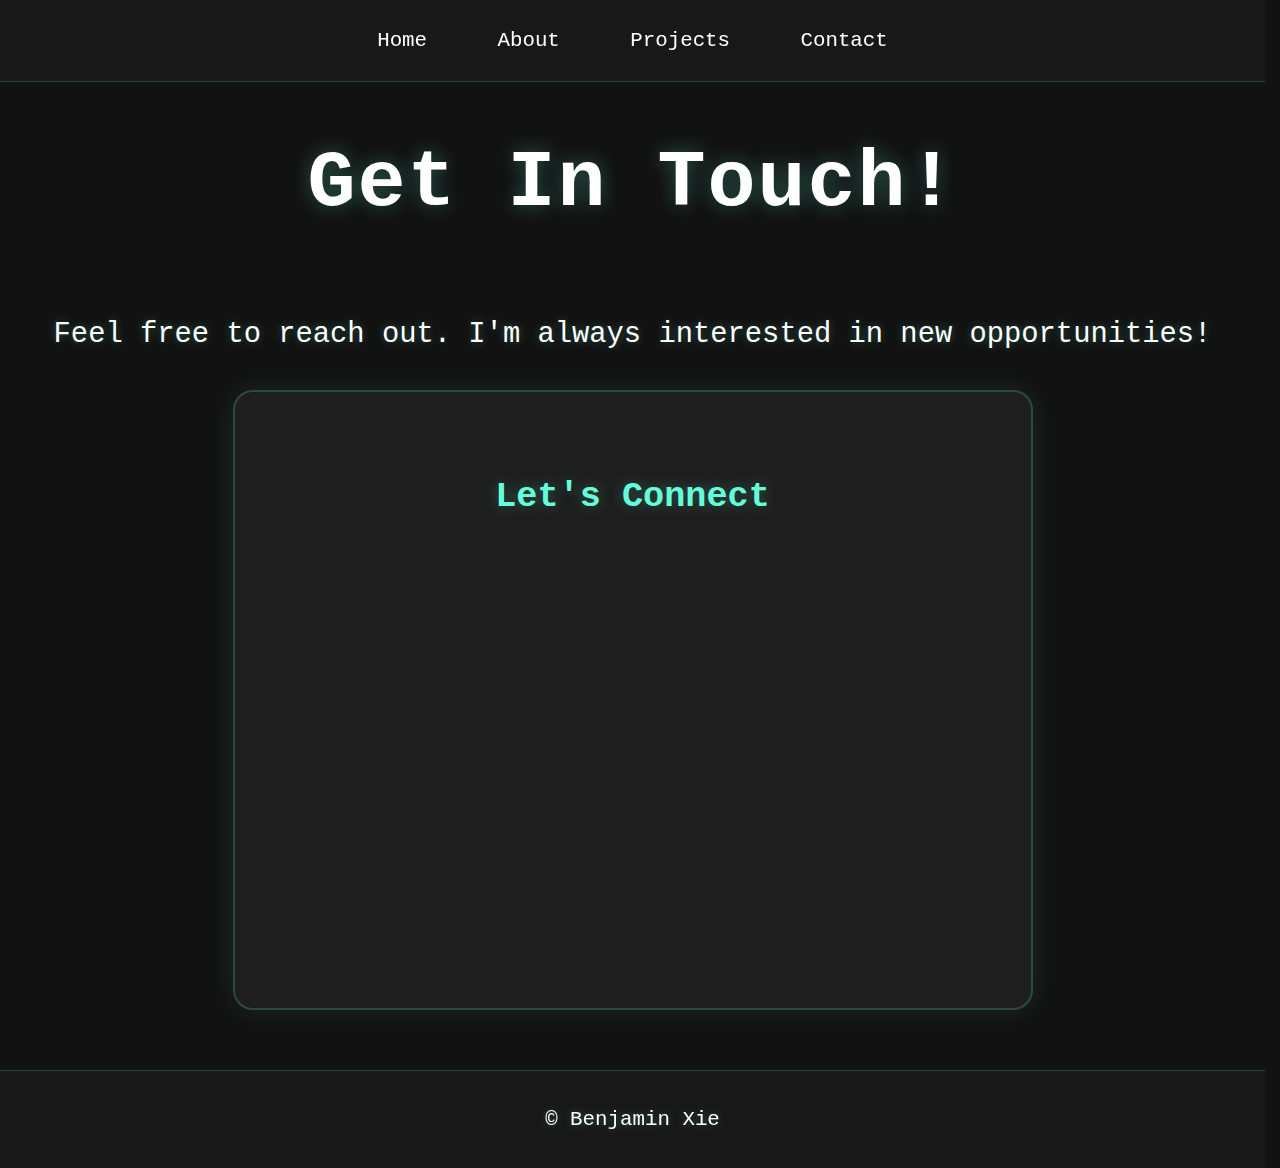
<file: contact.html>
<!DOCTYPE html>
<head>
    <meta charset="UTF-8">
    <meta name="viewport" content="width=device-width, initial-scale=1.0">
    <title>Benjamin Xie</title>
        <link rel="shortcut icon" type="image/x-icon" href="images/terminal_r.png" />

    <link rel="stylesheet" href="combined.css">
</head>
<!-- Google tag (gtag.js) -->
<script async src="https://www.googletagmanager.com/gtag/js?id=G-MR9LMN9MLL"></script>
<script>
  window.dataLayer = window.dataLayer || [];
  function gtag(){dataLayer.push(arguments);}
  gtag('js', new Date());

  gtag('config', 'G-MR9LMN9MLL');
</script>
<body>
<nav class="nav-bar">
  <button class="hamburger" aria-label="Toggle menu">
    <span></span>
    <span></span>
    <span></span>
  </button>

  <ul class="nav-links">
    <li><a href="home.html">Home</a></li>
    <li><a href="about.html">About</a></li>
    <li><a href="projects.html">Projects</a></li>
    <li><a href="contact.html">Contact</a></li>
  </ul>
</nav>
</body>
<div class="content">
    <h1 class="page-title">Get In Touch!</h1>
    <p class="intro-text"> Feel free to reach out. I'm always interested in new opportunities!</p>
    <div class="contact-container">
        <div class="contact-info">
            <h2>Let's Connect</h2>
            <div class="info-item">
                <span class="icon">✉</span>
                <a href="mailto:bxie2015@gmail.com">bxie2015@gmail.com</a>
            </div>
            <div class="info-item">
                    <span class="icon">
                        <img src="images/LI-In-Bug.png" alt="LinkedIn" class="icon">
                    </span>
                <a href="https://www.linkedin.com/in/benjamin-xie-997a48249/" target="_blank">Benjamin Xie</a>
            </div>
            <div class="info-item">
                    <span class="icon">
                        <img src="images/github-mark-white.svg" alt="GitHub" class="icon">
                    </span>
                <a href="https://github.com/benjaminxie1" target="_blank">benjaminxie1</a>
            </div>
        </div>

    </div>
</div>
<!-- Footer -->
    <footer>
        <p>© Benjamin Xie</p>
    </footer>
<script>
const hamburger = document.querySelector('.hamburger');
const navLinks = document.querySelector('.nav-links');

hamburger.addEventListener('click', () => {
  hamburger.classList.toggle('active');
  navLinks.classList.toggle('active');
});

// Close menu when clicking a link
document.querySelectorAll('.nav-links a').forEach(link => {
  link.addEventListener('click', () => {
    hamburger.classList.remove('active');
    navLinks.classList.remove('active');
  });
});
</script>
</file>
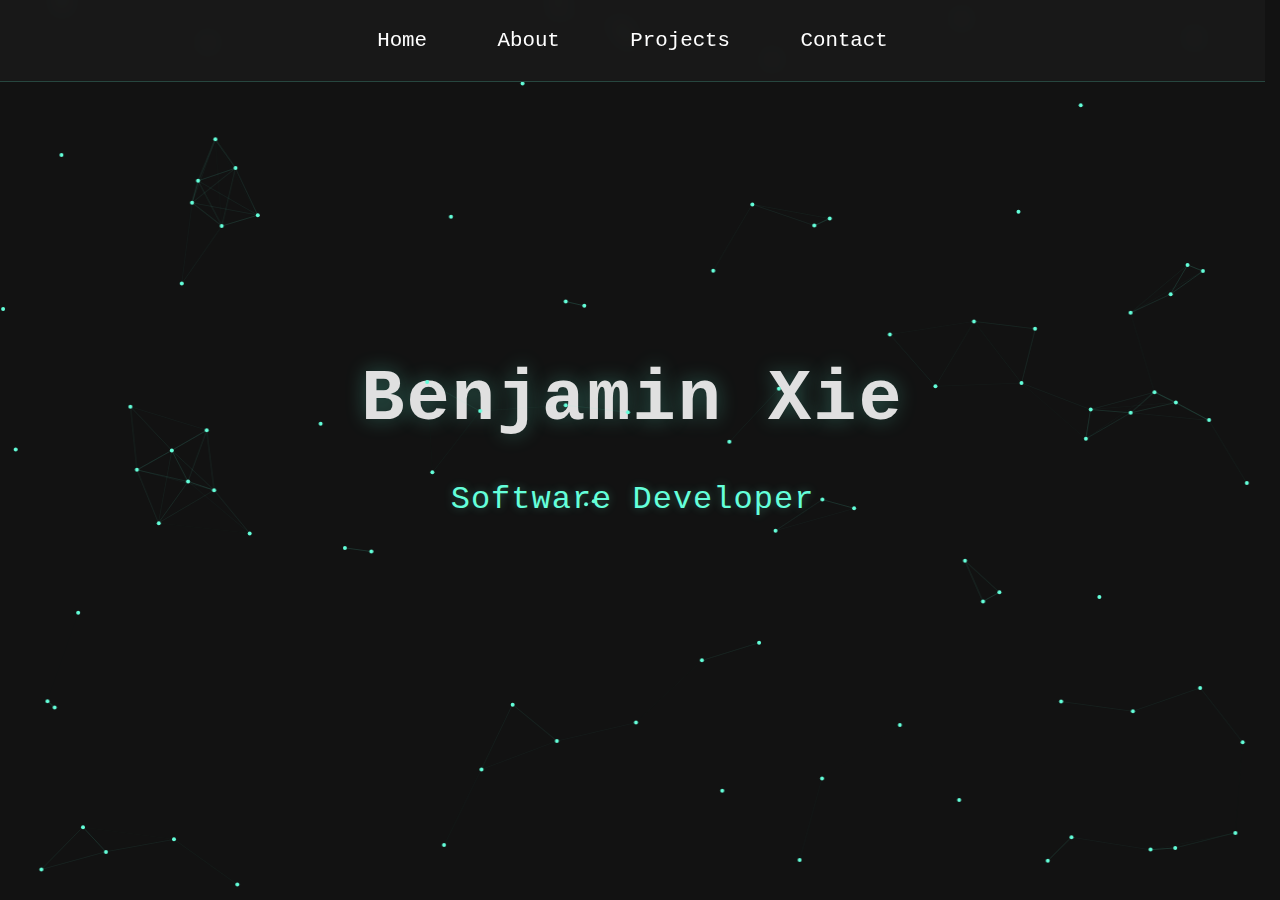
<file: home.html>
<!DOCTYPE html>
<html lang="en">
<head>
  <meta charset="UTF-8">
  <meta name="viewport" content="width=device-width, initial-scale=1.0">
  <title>Benjamin Xie</title>
    <link rel="shortcut icon" type="image/x-icon" href="images/terminal_r.png" />

  <link rel="stylesheet" href="combined.css">
</head>
<!-- Google tag (gtag.js) -->
<script async src="https://www.googletagmanager.com/gtag/js?id=G-MR9LMN9MLL"></script>
<script>
  window.dataLayer = window.dataLayer || [];
  function gtag(){dataLayer.push(arguments);}
  gtag('js', new Date());

  gtag('config', 'G-MR9LMN9MLL');
</script>
<body>
  <canvas id="networkCanvas"></canvas>
  <div class="main-content">
    <nav class="nav-bar">
  <button class="hamburger" aria-label="Toggle menu">
    <span></span>
    <span></span>
    <span></span>
  </button>

  <ul class="nav-links">
    <li><a href="home.html">Home</a></li>
    <li><a href="about.html">About</a></li>
    <li><a href="projects.html">Projects</a></li>
    <li><a href="contact.html">Contact</a></li>
  </ul>
</nav>

    <header>
      <h1>Benjamin Xie</h1>
      <p class="subtitle">Software Developer</p>
    </header>
  </div>

  <script>
    const canvas = document.getElementById('networkCanvas');
    const ctx = canvas.getContext('2d');

    // Set canvas size
    function resizeCanvas() {
        canvas.width = window.innerWidth;
        canvas.height = window.innerHeight;
    }

    resizeCanvas();
    window.addEventListener('resize', resizeCanvas);

    // Particle class
    class Particle {
        constructor() {
            this.x = Math.random() * canvas.width;
            this.y = Math.random() * canvas.height;
            this.vx = (Math.random() - 0.5) * 0.5;
            this.vy = (Math.random() - 0.5) * 0.5;
            this.radius = 2;
        }

        update() {
            this.x += this.vx;
            this.y += this.vy;

            if (this.x < 0 || this.x > canvas.width) this.vx = -this.vx;
            if (this.y < 0 || this.y > canvas.height) this.vy = -this.vy;
        }

        draw() {
            ctx.beginPath();
            ctx.arc(this.x, this.y, this.radius, 0, Math.PI * 2);
            ctx.fillStyle = '#64ffda';
            ctx.fill();
        }
    }

    // Create particles
    const particles = [];
    const particleCount = 100;

    for (let i = 0; i < particleCount; i++) {
        particles.push(new Particle());
    }

    // Mouse interaction
    let mouse = {
        x: null,
        y: null,
        radius: 100
    };

    canvas.addEventListener('mousemove', function(event) {
        mouse.x = event.x;
        mouse.y = event.y;
    });

    // Animation loop
    function animate() {
        ctx.clearRect(0, 0, canvas.width, canvas.height);

        // Update and draw particles
        for (let i = 0; i < particles.length; i++) {
            particles[i].update();
            particles[i].draw();

            // Connect particles
            for (let j = i; j < particles.length; j++) {
                const dx = particles[i].x - particles[j].x;
                const dy = particles[i].y - particles[j].y;
                const distance = Math.sqrt(dx * dx + dy * dy);

                if (distance < 100) {
                    ctx.beginPath();
                    ctx.strokeStyle = `rgba(100, 255, 218, ${0.2 * (1 - distance/100)})`;
                    ctx.lineWidth = 1;
                    ctx.moveTo(particles[i].x, particles[i].y);
                    ctx.lineTo(particles[j].x, particles[j].y);
                    ctx.stroke();
                }
            }

            // Mouse interaction
            if (mouse.x) {
                const dx = mouse.x - particles[i].x;
                const dy = mouse.y - particles[i].y;
                const distance = Math.sqrt(dx * dx + dy * dy);

                if (distance < mouse.radius) {
                    const angle = Math.atan2(dy, dx);
                    particles[i].x -= Math.cos(angle) * 1;
                    particles[i].y -= Math.sin(angle) * 1;
                }
            }
        }

        requestAnimationFrame(animate);
    }

    animate();
  </script>
<script>
const hamburger = document.querySelector('.hamburger');
const navLinks = document.querySelector('.nav-links');

hamburger.addEventListener('click', () => {
  hamburger.classList.toggle('active');
  navLinks.classList.toggle('active');
});

// Close menu when clicking a link
document.querySelectorAll('.nav-links a').forEach(link => {
  link.addEventListener('click', () => {
    hamburger.classList.remove('active');
    navLinks.classList.remove('active');
  });
});
</script>
</body>
</html>
</file>
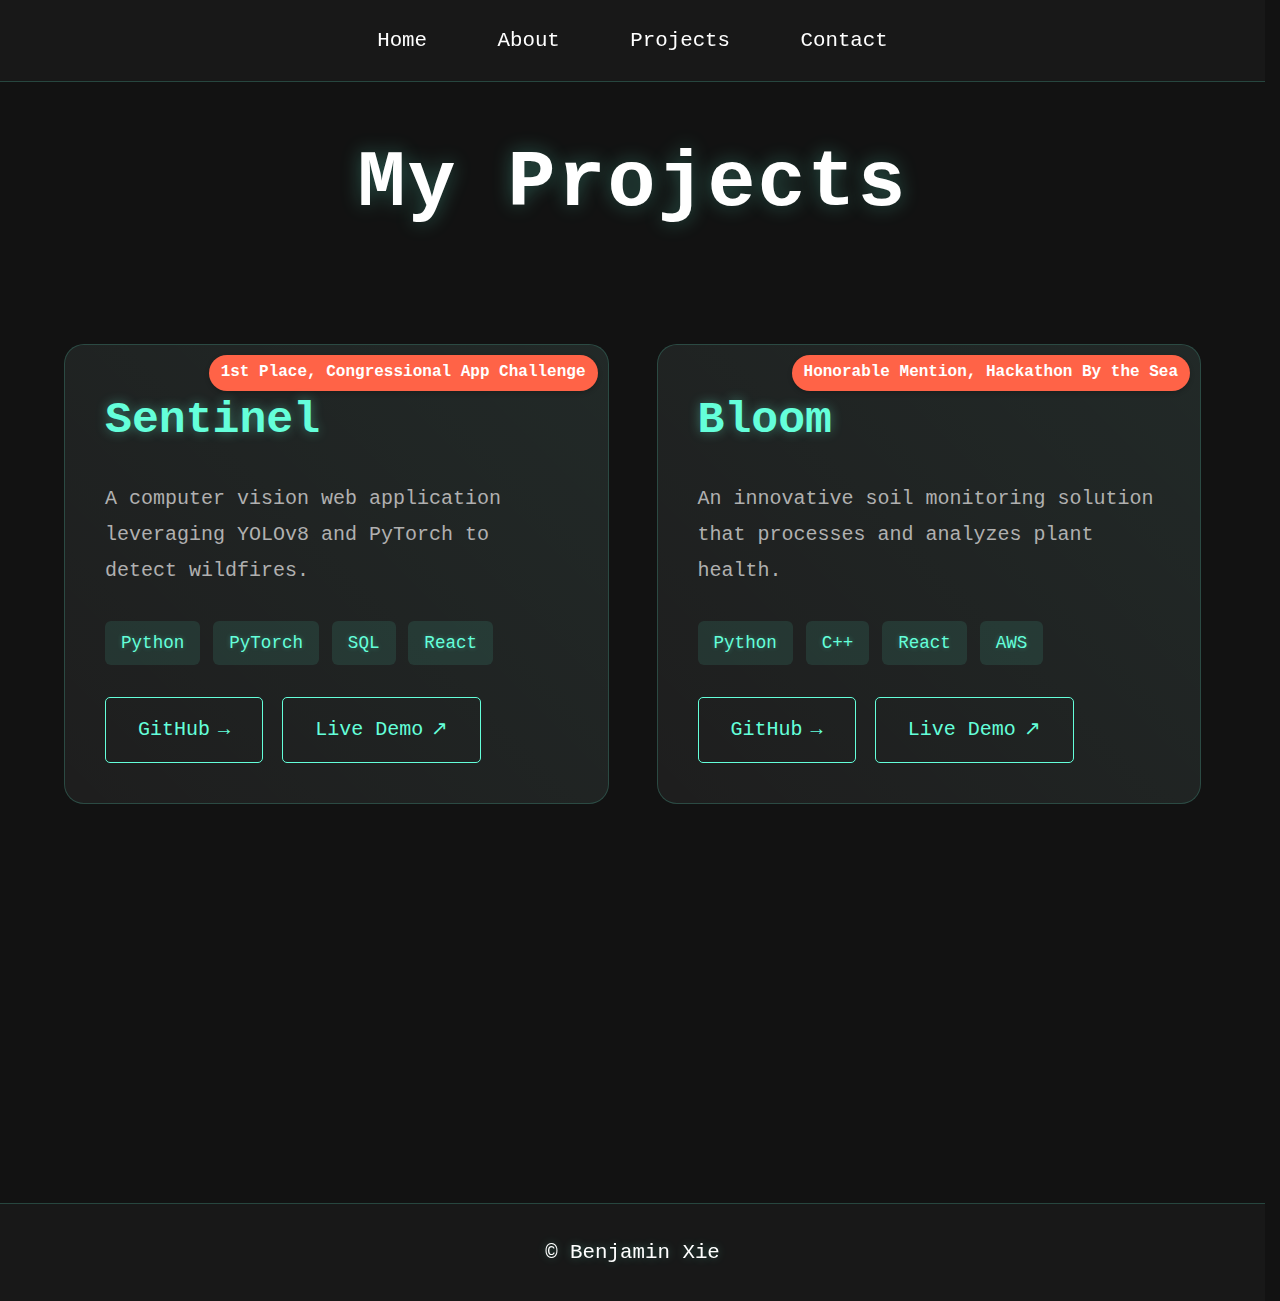
<file: projects.html>
<!DOCTYPE html>
<html lang="en">
<head>
    <meta charset="UTF-8">
    <meta name="viewport" content="width=device-width, initial-scale=1.0">
    <title>Benjamin Xie</title>
    <link rel="shortcut icon" type="image/x-icon" href="images/terminal_r.png" />
    <link rel="stylesheet" href="combined.css">
</head>
<!-- Google tag (gtag.js) -->
<script async src="https://www.googletagmanager.com/gtag/js?id=G-MR9LMN9MLL"></script>
<script>
  window.dataLayer = window.dataLayer || [];
  function gtag(){dataLayer.push(arguments);}
  gtag('js', new Date());

  gtag('config', 'G-MR9LMN9MLL');
</script>
<body>
    <nav class="nav-bar">
  <button class="hamburger" aria-label="Toggle menu">
    <span></span>
    <span></span>
    <span></span>
  </button>

  <ul class="nav-links">
    <li><a href="home.html">Home</a></li>
    <li><a href="about.html">About</a></li>
    <li><a href="projects.html">Projects</a></li>
    <li><a href="contact.html">Contact</a></li>
  </ul>
</nav>

    <div class="content">
        <h1 class="page-title">My Projects</h1>
        <div class="projects-grid">
            <div class="project-card">
                <div class="award-ribbon">1st Place, Congressional App Challenge</div>
                <div class="project-content">
                    <h2>Sentinel</h2>
                    <p class="project-description">A computer vision web application leveraging YOLOv8 and PyTorch to detect wildfires.</p>
                    <div class="tech-stack">
                        <span class="tech-tag">Python</span>
                        <span class="tech-tag">PyTorch</span>
                        <span class="tech-tag">SQL</span>
                        <span class="tech-tag">React</span>
                    </div>
                    <div class="project-links">
                        <a href="missing.html" class="btn github">GitHub <span class="icon">→</span></a>
                        <a href="missing.html" class="btn demo">Live Demo <span class="icon">↗</span></a>
                    </div>
                </div>
            </div>

            <div class="project-card">
                <div class="award-ribbon">Honorable Mention, Hackathon By the Sea</div>
                <div class="project-content">
                    <h2>Bloom</h2>
                    <p class="project-description">An innovative soil monitoring solution that processes and analyzes plant health.</p>
                    <div class="tech-stack">
                        <span class="tech-tag">Python</span>
                        <span class="tech-tag">C++</span>
                        <span class="tech-tag">React</span>
                        <span class="tech-tag">AWS</span>
                    </div>
                    <div class="project-links">
                        <a href="missing.html" class="btn github">GitHub <span class="icon">→</span></a>
                        <a href="missing.html" class="btn demo">Live Demo <span class="icon">↗</span></a>
                    </div>
                </div>
            </div>
        </div>

        <!-- Press Section -->
        <section class="press-section">
            <h2>In the Press</h2>
            <ul class="press-links">
                <li><a href="missing.html">Congressional App Challenge Feature</a></li>
            </ul>
        </section>
    </div>

    <!-- Footer -->
    <footer>
        <p>© Benjamin Xie</p>
    </footer>

</body>
</html>
<script>
const hamburger = document.querySelector('.hamburger');
const navLinks = document.querySelector('.nav-links');

hamburger.addEventListener('click', () => {
  hamburger.classList.toggle('active');
  navLinks.classList.toggle('active');
});

// Close menu when clicking a link
document.querySelectorAll('.nav-links a').forEach(link => {
  link.addEventListener('click', () => {
    hamburger.classList.remove('active');
    navLinks.classList.remove('active');
  });
});
</script>
</file>
<file: combined.css>
@charset "UTF-8";
/* Base styles */
body {
  margin: 0;
  padding: 0;
  background-color: #121212;
  color: #e0e0e0;
  font-family: "Courier New", sans-serif;
  font-size: 20px;
  min-height: 100vh;
  overflow-y: scroll;
  line-height: 1.6;
}

html {
  scrollbar-gutter: stable;
}

#networkCanvas {
  position: fixed;
  top: 0;
  left: 0;
  width: 100%;
  height: 100%;
  z-index: 1;
}

.content {
  position: relative;
  z-index: 2;
  max-width: 1400px;
  margin: 120px auto 60px;
  padding: 0 2rem;
}

/* Navigation Bar */
nav {
  position: fixed;
  top: 0;
  left: 0;
  right: 0;
  background-color: rgba(26, 26, 26, 0.85);
  padding: 1.5rem 0;
  z-index: 1000;
  backdrop-filter: blur(8px);
  border-bottom: 1px solid rgba(100, 255, 218, 0.2);
}

nav ul {
  display: flex;
  justify-content: center;
  gap: 2rem;
  list-style: none;
  margin: 0;
  padding: 0;
  width: 100%;
}

nav a {
  color: #ffffff;
  text-decoration: none;
  font-size: 1.3rem;
  transition: all 0.3s ease;
  padding: 0.6rem 1.2rem;
  border-radius: 6px;
}

nav a:hover {
  color: #64ffda;
  background-color: rgba(100, 255, 218, 0.1);
}

.hamburger {
  display: none;
  flex-direction: column;
  justify-content: space-around;
  width: 2rem;
  height: 2rem;
  background: transparent;
  border: none;
  cursor: pointer;
  padding: 0;
  z-index: 10;
}

.hamburger span {
  width: 2rem;
  height: 0.25rem;
  background: #ffffff;
  border-radius: 10px;
  transition: all 0.3s linear;
  position: relative;
  transform-origin: 1px;
}

@media (max-width: 768px) {
  .hamburger {
    display: flex;
    position: absolute;
    top: 1rem;
    left: 1rem;
  }
  nav ul {
    flex-direction: column;
    position: fixed;
    top: 0;
    left: 0;
    height: 100vh;
    width: 100%;
    background: rgba(26, 26, 26, 0.98);
    padding-top: 4rem;
    transform: translateX(-100%);
    transition: transform 0.3s ease-in-out;
  }
  nav ul.active {
    transform: translateX(0);
  }
  nav ul li {
    margin: 1rem 0;
  }
  .hamburger.active span:first-child {
    transform: rotate(45deg);
  }
  .hamburger.active span:nth-child(2) {
    opacity: 0;
  }
  .hamburger.active span:nth-child(3) {
    transform: rotate(-45deg);
  }
}
h1 {
  font-size: 4.5rem;
  margin: 0;
  animation: slideUp 1s ease-out;
  text-shadow: 0 0 20px rgba(100, 255, 218, 0.3);
  letter-spacing: 2px;
}

header {
  height: 100vh;
  display: flex;
  flex-direction: column;
  justify-content: center;
  align-items: center;
  text-align: center;
}

.subtitle {
  font-size: 2rem;
  color: #64ffda;
  margin-top: 1rem;
  animation: slideUp 1s ease-out;
  text-shadow: 0 0 10px rgba(100, 255, 218, 0.3);
  letter-spacing: 1px;
}

/* Typing Animation */
.typing-container {
  display: flex;
  justify-content: center;
  align-items: center;
  min-height: 3rem;
  margin: 2rem 0;
}

.typing-wrapper {
  font-size: 2rem;
  text-align: center;
  color: #64ffda;
  text-shadow: 0 0 10px rgba(100, 255, 218, 0.3);
  display: flex;
  gap: 16px;
}

.static-text {
  color: white;
}

.placeholder {
  color: #64ffda;
  font-weight: bold;
  text-shadow: 0 0 15px rgba(100, 255, 218, 0.4);
  letter-spacing: 0.5px;
}
.placeholder::before {
  content: "​";
  content: "​"/"machine learning.";
  alt: "machine learning.";
  white-space: break-spaces;
  will-change: content;
  animation: typed-0 26.2s linear 1s infinite forwards;
}
.placeholder::after {
  content: "​";
  position: relative;
  display: inline-block;
  padding-right: 4px;
  border-right: 4px solid #64ffda;
  white-space: nowrap;
  animation: typed-0-caret 0.75s linear 1s infinite forwards;
}
@keyframes typed-0 {
  0%, 0.3806793893% {
    content: "​m";
    content: "​m"/"machine learning.";
    alt: "machine learning.";
    text-decoration: none;
    text-decoration: none;
    text-decoration: none;
    text-decoration: none;
    text-decoration: none;
  }
  0.3816793893%, 0.7623587786% {
    content: "​ma";
    content: "​ma"/"machine learning.";
    alt: "machine learning.";
    text-decoration: none;
    text-decoration: none;
    text-decoration: none;
    text-decoration: none;
    text-decoration: none;
  }
  0.7633587786%, 1.1440381679% {
    content: "​mac";
    content: "​mac"/"machine learning.";
    alt: "machine learning.";
    text-decoration: none;
    text-decoration: none;
    text-decoration: none;
    text-decoration: none;
    text-decoration: none;
  }
  1.1450381679%, 1.5257175573% {
    content: "​mach";
    content: "​mach"/"machine learning.";
    alt: "machine learning.";
    text-decoration: none;
    text-decoration: none;
    text-decoration: none;
    text-decoration: none;
    text-decoration: none;
  }
  1.5267175573%, 1.9073969466% {
    content: "​machi";
    content: "​machi"/"machine learning.";
    alt: "machine learning.";
    text-decoration: none;
    text-decoration: none;
    text-decoration: none;
    text-decoration: none;
    text-decoration: none;
  }
  1.9083969466%, 2.2890763359% {
    content: "​machin";
    content: "​machin"/"machine learning.";
    alt: "machine learning.";
    text-decoration: none;
    text-decoration: none;
    text-decoration: none;
    text-decoration: none;
    text-decoration: none;
  }
  2.2900763359%, 2.6707557252% {
    content: "​machine";
    content: "​machine"/"machine learning.";
    alt: "machine learning.";
    text-decoration: none;
    text-decoration: none;
    text-decoration: none;
    text-decoration: none;
    text-decoration: none;
  }
  2.6717557252%, 3.0524351145% {
    content: "​machine ";
    content: "​machine "/"machine learning.";
    alt: "machine learning.";
    text-decoration: none;
    text-decoration: none;
    text-decoration: none;
    text-decoration: none;
    text-decoration: none;
  }
  3.0534351145%, 3.4341145038% {
    content: "​machine l";
    content: "​machine l"/"machine learning.";
    alt: "machine learning.";
    text-decoration: none;
    text-decoration: none;
    text-decoration: none;
    text-decoration: none;
    text-decoration: none;
  }
  3.4351145038%, 3.8157938931% {
    content: "​machine le";
    content: "​machine le"/"machine learning.";
    alt: "machine learning.";
    text-decoration: none;
    text-decoration: none;
    text-decoration: none;
    text-decoration: none;
    text-decoration: none;
  }
  3.8167938931%, 4.1974732824% {
    content: "​machine lea";
    content: "​machine lea"/"machine learning.";
    alt: "machine learning.";
    text-decoration: none;
    text-decoration: none;
    text-decoration: none;
    text-decoration: none;
    text-decoration: none;
  }
  4.1984732824%, 4.5791526718% {
    content: "​machine lear";
    content: "​machine lear"/"machine learning.";
    alt: "machine learning.";
    text-decoration: none;
    text-decoration: none;
    text-decoration: none;
    text-decoration: none;
    text-decoration: none;
  }
  4.5801526718%, 4.9608320611% {
    content: "​machine learn";
    content: "​machine learn"/"machine learning.";
    alt: "machine learning.";
    text-decoration: none;
    text-decoration: none;
    text-decoration: none;
    text-decoration: none;
    text-decoration: none;
  }
  4.9618320611%, 5.3425114504% {
    content: "​machine learni";
    content: "​machine learni"/"machine learning.";
    alt: "machine learning.";
    text-decoration: none;
    text-decoration: none;
    text-decoration: none;
    text-decoration: none;
    text-decoration: none;
  }
  5.3435114504%, 5.7241908397% {
    content: "​machine learnin";
    content: "​machine learnin"/"machine learning.";
    alt: "machine learning.";
    text-decoration: none;
    text-decoration: none;
    text-decoration: none;
    text-decoration: none;
    text-decoration: none;
  }
  5.7251908397%, 6.105870229% {
    content: "​machine learning";
    content: "​machine learning"/"machine learning.";
    alt: "machine learning.";
    text-decoration: none;
    text-decoration: none;
    text-decoration: none;
    text-decoration: none;
    text-decoration: none;
  }
  6.106870229%, 14.3119770992% {
    content: "​machine learning.";
    content: "​machine learning."/"machine learning.";
    alt: "machine learning.";
    text-decoration: none;
    text-decoration: none;
    text-decoration: none;
    text-decoration: none;
    text-decoration: none;
  }
  14.3129770992%, 14.5028167939% {
    content: "​machine learning";
    content: "​machine learning"/"machine learning.";
    alt: "machine learning.";
    text-decoration: none;
    text-decoration: none;
    text-decoration: none;
    text-decoration: none;
    text-decoration: none;
  }
  14.5038167939%, 14.6936564885% {
    content: "​machine learnin";
    content: "​machine learnin"/"machine learning.";
    alt: "machine learning.";
    text-decoration: none;
    text-decoration: none;
    text-decoration: none;
    text-decoration: none;
    text-decoration: none;
  }
  14.6946564885%, 14.8844961832% {
    content: "​machine learni";
    content: "​machine learni"/"machine learning.";
    alt: "machine learning.";
    text-decoration: none;
    text-decoration: none;
    text-decoration: none;
    text-decoration: none;
    text-decoration: none;
  }
  14.8854961832%, 15.0753358779% {
    content: "​machine learn";
    content: "​machine learn"/"machine learning.";
    alt: "machine learning.";
    text-decoration: none;
    text-decoration: none;
    text-decoration: none;
    text-decoration: none;
    text-decoration: none;
  }
  15.0763358779%, 15.2661755725% {
    content: "​machine lear";
    content: "​machine lear"/"machine learning.";
    alt: "machine learning.";
    text-decoration: none;
    text-decoration: none;
    text-decoration: none;
    text-decoration: none;
    text-decoration: none;
  }
  15.2671755725%, 15.4570152672% {
    content: "​machine lea";
    content: "​machine lea"/"machine learning.";
    alt: "machine learning.";
    text-decoration: none;
    text-decoration: none;
    text-decoration: none;
    text-decoration: none;
    text-decoration: none;
  }
  15.4580152672%, 15.6478549618% {
    content: "​machine le";
    content: "​machine le"/"machine learning.";
    alt: "machine learning.";
    text-decoration: none;
    text-decoration: none;
    text-decoration: none;
    text-decoration: none;
    text-decoration: none;
  }
  15.6488549618%, 15.8386946565% {
    content: "​machine l";
    content: "​machine l"/"machine learning.";
    alt: "machine learning.";
    text-decoration: none;
    text-decoration: none;
    text-decoration: none;
    text-decoration: none;
    text-decoration: none;
  }
  15.8396946565%, 16.0295343511% {
    content: "​machine ";
    content: "​machine "/"machine learning.";
    alt: "machine learning.";
    text-decoration: none;
    text-decoration: none;
    text-decoration: none;
    text-decoration: none;
    text-decoration: none;
  }
  16.0305343511%, 16.2203740458% {
    content: "​machine";
    content: "​machine"/"machine learning.";
    alt: "machine learning.";
    text-decoration: none;
    text-decoration: none;
    text-decoration: none;
    text-decoration: none;
    text-decoration: none;
  }
  16.2213740458%, 16.4112137405% {
    content: "​machin";
    content: "​machin"/"machine learning.";
    alt: "machine learning.";
    text-decoration: none;
    text-decoration: none;
    text-decoration: none;
    text-decoration: none;
    text-decoration: none;
  }
  16.4122137405%, 16.6020534351% {
    content: "​machi";
    content: "​machi"/"machine learning.";
    alt: "machine learning.";
    text-decoration: none;
    text-decoration: none;
    text-decoration: none;
    text-decoration: none;
    text-decoration: none;
  }
  16.6030534351%, 16.7928931298% {
    content: "​mach";
    content: "​mach"/"machine learning.";
    alt: "machine learning.";
    text-decoration: none;
    text-decoration: none;
    text-decoration: none;
    text-decoration: none;
    text-decoration: none;
  }
  16.7938931298%, 16.9837328244% {
    content: "​mac";
    content: "​mac"/"machine learning.";
    alt: "machine learning.";
    text-decoration: none;
    text-decoration: none;
    text-decoration: none;
    text-decoration: none;
    text-decoration: none;
  }
  16.9847328244%, 17.1745725191% {
    content: "​ma";
    content: "​ma"/"machine learning.";
    alt: "machine learning.";
    text-decoration: none;
    text-decoration: none;
    text-decoration: none;
    text-decoration: none;
    text-decoration: none;
  }
  17.1755725191%, 17.3654122137% {
    content: "​m";
    content: "​m"/"machine learning.";
    alt: "machine learning.";
    text-decoration: none;
    text-decoration: none;
    text-decoration: none;
    text-decoration: none;
    text-decoration: none;
  }
  17.3664122137%, 20.2280076336% {
    content: "​";
    content: "​"/"machine learning.";
    alt: "machine learning.";
    text-decoration: none;
    text-decoration: none;
    text-decoration: none;
    text-decoration: none;
    text-decoration: none;
  }
  20.2290076336%, 20.6096870229% {
    content: "​s";
    content: "​s"/"machine learning.";
    alt: "machine learning.";
    text-decoration: none;
    text-decoration: none;
    text-decoration: none;
    text-decoration: none;
    text-decoration: none;
  }
  20.6106870229%, 20.9913664122% {
    content: "​so";
    content: "​so"/"machine learning.";
    alt: "machine learning.";
    text-decoration: none;
    text-decoration: none;
    text-decoration: none;
    text-decoration: none;
    text-decoration: none;
  }
  20.9923664122%, 21.3730458015% {
    content: "​sof";
    content: "​sof"/"machine learning.";
    alt: "machine learning.";
    text-decoration: none;
    text-decoration: none;
    text-decoration: none;
    text-decoration: none;
    text-decoration: none;
  }
  21.3740458015%, 21.7547251908% {
    content: "​soft";
    content: "​soft"/"machine learning.";
    alt: "machine learning.";
    text-decoration: none;
    text-decoration: none;
    text-decoration: none;
    text-decoration: none;
    text-decoration: none;
  }
  21.7557251908%, 22.1364045802% {
    content: "​softw";
    content: "​softw"/"machine learning.";
    alt: "machine learning.";
    text-decoration: none;
    text-decoration: none;
    text-decoration: none;
    text-decoration: none;
    text-decoration: none;
  }
  22.1374045802%, 22.5180839695% {
    content: "​softwa";
    content: "​softwa"/"machine learning.";
    alt: "machine learning.";
    text-decoration: none;
    text-decoration: none;
    text-decoration: none;
    text-decoration: none;
    text-decoration: none;
  }
  22.5190839695%, 22.8997633588% {
    content: "​softwar";
    content: "​softwar"/"machine learning.";
    alt: "machine learning.";
    text-decoration: none;
    text-decoration: none;
    text-decoration: none;
    text-decoration: none;
    text-decoration: none;
  }
  22.9007633588%, 23.2814427481% {
    content: "​software";
    content: "​software"/"machine learning.";
    alt: "machine learning.";
    text-decoration: none;
    text-decoration: none;
    text-decoration: none;
    text-decoration: none;
    text-decoration: none;
  }
  23.2824427481%, 23.6631221374% {
    content: "​software ";
    content: "​software "/"machine learning.";
    alt: "machine learning.";
    text-decoration: none;
    text-decoration: none;
    text-decoration: none;
    text-decoration: none;
    text-decoration: none;
  }
  23.6641221374%, 24.0448015267% {
    content: "​software e";
    content: "​software e"/"machine learning.";
    alt: "machine learning.";
    text-decoration: none;
    text-decoration: none;
    text-decoration: none;
    text-decoration: none;
    text-decoration: none;
  }
  24.0458015267%, 24.426480916% {
    content: "​software en";
    content: "​software en"/"machine learning.";
    alt: "machine learning.";
    text-decoration: none;
    text-decoration: none;
    text-decoration: none;
    text-decoration: none;
    text-decoration: none;
  }
  24.427480916%, 24.8081603053% {
    content: "​software eng";
    content: "​software eng"/"machine learning.";
    alt: "machine learning.";
    text-decoration: none;
    text-decoration: none;
    text-decoration: none;
    text-decoration: none;
    text-decoration: none;
  }
  24.8091603053%, 25.1898396947% {
    content: "​software engi";
    content: "​software engi"/"machine learning.";
    alt: "machine learning.";
    text-decoration: none;
    text-decoration: none;
    text-decoration: none;
    text-decoration: none;
    text-decoration: none;
  }
  25.1908396947%, 25.571519084% {
    content: "​software engin";
    content: "​software engin"/"machine learning.";
    alt: "machine learning.";
    text-decoration: none;
    text-decoration: none;
    text-decoration: none;
    text-decoration: none;
    text-decoration: none;
  }
  25.572519084%, 25.9531984733% {
    content: "​software engine";
    content: "​software engine"/"machine learning.";
    alt: "machine learning.";
    text-decoration: none;
    text-decoration: none;
    text-decoration: none;
    text-decoration: none;
    text-decoration: none;
  }
  25.9541984733%, 26.3348778626% {
    content: "​software enginee";
    content: "​software enginee"/"machine learning.";
    alt: "machine learning.";
    text-decoration: none;
    text-decoration: none;
    text-decoration: none;
    text-decoration: none;
    text-decoration: none;
  }
  26.3358778626%, 26.7165572519% {
    content: "​software engineer";
    content: "​software engineer"/"machine learning.";
    alt: "machine learning.";
    text-decoration: none;
    text-decoration: none;
    text-decoration: none;
    text-decoration: none;
    text-decoration: none;
  }
  26.7175572519%, 27.0982366412% {
    content: "​software engineeri";
    content: "​software engineeri"/"machine learning.";
    alt: "machine learning.";
    text-decoration: none;
    text-decoration: none;
    text-decoration: none;
    text-decoration: none;
    text-decoration: none;
  }
  27.0992366412%, 27.4799160305% {
    content: "​software engineerin";
    content: "​software engineerin"/"machine learning.";
    alt: "machine learning.";
    text-decoration: none;
    text-decoration: none;
    text-decoration: none;
    text-decoration: none;
    text-decoration: none;
  }
  27.4809160305%, 27.8615954198% {
    content: "​software engineering";
    content: "​software engineering"/"machine learning.";
    alt: "machine learning.";
    text-decoration: none;
    text-decoration: none;
    text-decoration: none;
    text-decoration: none;
    text-decoration: none;
  }
  27.8625954198%, 36.0677022901% {
    content: "​software engineering.";
    content: "​software engineering."/"machine learning.";
    alt: "machine learning.";
    text-decoration: none;
    text-decoration: none;
    text-decoration: none;
    text-decoration: none;
    text-decoration: none;
  }
  36.0687022901%, 36.2585419847% {
    content: "​software engineering";
    content: "​software engineering"/"machine learning.";
    alt: "machine learning.";
    text-decoration: none;
    text-decoration: none;
    text-decoration: none;
    text-decoration: none;
    text-decoration: none;
  }
  36.2595419847%, 36.4493816794% {
    content: "​software engineerin";
    content: "​software engineerin"/"machine learning.";
    alt: "machine learning.";
    text-decoration: none;
    text-decoration: none;
    text-decoration: none;
    text-decoration: none;
    text-decoration: none;
  }
  36.4503816794%, 36.640221374% {
    content: "​software engineeri";
    content: "​software engineeri"/"machine learning.";
    alt: "machine learning.";
    text-decoration: none;
    text-decoration: none;
    text-decoration: none;
    text-decoration: none;
    text-decoration: none;
  }
  36.641221374%, 36.8310610687% {
    content: "​software engineer";
    content: "​software engineer"/"machine learning.";
    alt: "machine learning.";
    text-decoration: none;
    text-decoration: none;
    text-decoration: none;
    text-decoration: none;
    text-decoration: none;
  }
  36.8320610687%, 37.0219007634% {
    content: "​software enginee";
    content: "​software enginee"/"machine learning.";
    alt: "machine learning.";
    text-decoration: none;
    text-decoration: none;
    text-decoration: none;
    text-decoration: none;
    text-decoration: none;
  }
  37.0229007634%, 37.212740458% {
    content: "​software engine";
    content: "​software engine"/"machine learning.";
    alt: "machine learning.";
    text-decoration: none;
    text-decoration: none;
    text-decoration: none;
    text-decoration: none;
    text-decoration: none;
  }
  37.213740458%, 37.4035801527% {
    content: "​software engin";
    content: "​software engin"/"machine learning.";
    alt: "machine learning.";
    text-decoration: none;
    text-decoration: none;
    text-decoration: none;
    text-decoration: none;
    text-decoration: none;
  }
  37.4045801527%, 37.5944198473% {
    content: "​software engi";
    content: "​software engi"/"machine learning.";
    alt: "machine learning.";
    text-decoration: none;
    text-decoration: none;
    text-decoration: none;
    text-decoration: none;
    text-decoration: none;
  }
  37.5954198473%, 37.785259542% {
    content: "​software eng";
    content: "​software eng"/"machine learning.";
    alt: "machine learning.";
    text-decoration: none;
    text-decoration: none;
    text-decoration: none;
    text-decoration: none;
    text-decoration: none;
  }
  37.786259542%, 37.9760992366% {
    content: "​software en";
    content: "​software en"/"machine learning.";
    alt: "machine learning.";
    text-decoration: none;
    text-decoration: none;
    text-decoration: none;
    text-decoration: none;
    text-decoration: none;
  }
  37.9770992366%, 38.1669389313% {
    content: "​software e";
    content: "​software e"/"machine learning.";
    alt: "machine learning.";
    text-decoration: none;
    text-decoration: none;
    text-decoration: none;
    text-decoration: none;
    text-decoration: none;
  }
  38.1679389313%, 38.357778626% {
    content: "​software ";
    content: "​software "/"machine learning.";
    alt: "machine learning.";
    text-decoration: none;
    text-decoration: none;
    text-decoration: none;
    text-decoration: none;
    text-decoration: none;
  }
  38.358778626%, 38.5486183206% {
    content: "​software";
    content: "​software"/"machine learning.";
    alt: "machine learning.";
    text-decoration: none;
    text-decoration: none;
    text-decoration: none;
    text-decoration: none;
    text-decoration: none;
  }
  38.5496183206%, 38.7394580153% {
    content: "​softwar";
    content: "​softwar"/"machine learning.";
    alt: "machine learning.";
    text-decoration: none;
    text-decoration: none;
    text-decoration: none;
    text-decoration: none;
    text-decoration: none;
  }
  38.7404580153%, 38.9302977099% {
    content: "​softwa";
    content: "​softwa"/"machine learning.";
    alt: "machine learning.";
    text-decoration: none;
    text-decoration: none;
    text-decoration: none;
    text-decoration: none;
    text-decoration: none;
  }
  38.9312977099%, 39.1211374046% {
    content: "​softw";
    content: "​softw"/"machine learning.";
    alt: "machine learning.";
    text-decoration: none;
    text-decoration: none;
    text-decoration: none;
    text-decoration: none;
    text-decoration: none;
  }
  39.1221374046%, 39.3119770992% {
    content: "​soft";
    content: "​soft"/"machine learning.";
    alt: "machine learning.";
    text-decoration: none;
    text-decoration: none;
    text-decoration: none;
    text-decoration: none;
    text-decoration: none;
  }
  39.3129770992%, 39.5028167939% {
    content: "​sof";
    content: "​sof"/"machine learning.";
    alt: "machine learning.";
    text-decoration: none;
    text-decoration: none;
    text-decoration: none;
    text-decoration: none;
    text-decoration: none;
  }
  39.5038167939%, 39.6936564885% {
    content: "​so";
    content: "​so"/"machine learning.";
    alt: "machine learning.";
    text-decoration: none;
    text-decoration: none;
    text-decoration: none;
    text-decoration: none;
    text-decoration: none;
  }
  39.6946564885%, 39.8844961832% {
    content: "​s";
    content: "​s"/"machine learning.";
    alt: "machine learning.";
    text-decoration: none;
    text-decoration: none;
    text-decoration: none;
    text-decoration: none;
    text-decoration: none;
  }
  39.8854961832%, 42.7470916031% {
    content: "​";
    content: "​"/"machine learning.";
    alt: "machine learning.";
    text-decoration: none;
    text-decoration: none;
    text-decoration: none;
    text-decoration: none;
    text-decoration: none;
  }
  42.7480916031%, 43.1287709924% {
    content: "​p";
    content: "​p"/"machine learning.";
    alt: "machine learning.";
    text-decoration: none;
    text-decoration: none;
    text-decoration: none;
    text-decoration: none;
    text-decoration: none;
  }
  43.1297709924%, 43.5104503817% {
    content: "​pr";
    content: "​pr"/"machine learning.";
    alt: "machine learning.";
    text-decoration: none;
    text-decoration: none;
    text-decoration: none;
    text-decoration: none;
    text-decoration: none;
  }
  43.5114503817%, 43.892129771% {
    content: "​pro";
    content: "​pro"/"machine learning.";
    alt: "machine learning.";
    text-decoration: none;
    text-decoration: none;
    text-decoration: none;
    text-decoration: none;
    text-decoration: none;
  }
  43.893129771%, 44.2738091603% {
    content: "​prob";
    content: "​prob"/"machine learning.";
    alt: "machine learning.";
    text-decoration: none;
    text-decoration: none;
    text-decoration: none;
    text-decoration: none;
    text-decoration: none;
  }
  44.2748091603%, 44.6554885496% {
    content: "​probl";
    content: "​probl"/"machine learning.";
    alt: "machine learning.";
    text-decoration: none;
    text-decoration: none;
    text-decoration: none;
    text-decoration: none;
    text-decoration: none;
  }
  44.6564885496%, 45.0371679389% {
    content: "​proble";
    content: "​proble"/"machine learning.";
    alt: "machine learning.";
    text-decoration: none;
    text-decoration: none;
    text-decoration: none;
    text-decoration: none;
    text-decoration: none;
  }
  45.0381679389%, 45.4188473282% {
    content: "​problem";
    content: "​problem"/"machine learning.";
    alt: "machine learning.";
    text-decoration: none;
    text-decoration: none;
    text-decoration: none;
    text-decoration: none;
    text-decoration: none;
  }
  45.4198473282%, 45.8005267176% {
    content: "​problem ";
    content: "​problem "/"machine learning.";
    alt: "machine learning.";
    text-decoration: none;
    text-decoration: none;
    text-decoration: none;
    text-decoration: none;
    text-decoration: none;
  }
  45.8015267176%, 46.1822061069% {
    content: "​problem s";
    content: "​problem s"/"machine learning.";
    alt: "machine learning.";
    text-decoration: none;
    text-decoration: none;
    text-decoration: none;
    text-decoration: none;
    text-decoration: none;
  }
  46.1832061069%, 46.5638854962% {
    content: "​problem so";
    content: "​problem so"/"machine learning.";
    alt: "machine learning.";
    text-decoration: none;
    text-decoration: none;
    text-decoration: none;
    text-decoration: none;
    text-decoration: none;
  }
  46.5648854962%, 46.9455648855% {
    content: "​problem sol";
    content: "​problem sol"/"machine learning.";
    alt: "machine learning.";
    text-decoration: none;
    text-decoration: none;
    text-decoration: none;
    text-decoration: none;
    text-decoration: none;
  }
  46.9465648855%, 47.3272442748% {
    content: "​problem solv";
    content: "​problem solv"/"machine learning.";
    alt: "machine learning.";
    text-decoration: none;
    text-decoration: none;
    text-decoration: none;
    text-decoration: none;
    text-decoration: none;
  }
  47.3282442748%, 47.7089236641% {
    content: "​problem solvi";
    content: "​problem solvi"/"machine learning.";
    alt: "machine learning.";
    text-decoration: none;
    text-decoration: none;
    text-decoration: none;
    text-decoration: none;
    text-decoration: none;
  }
  47.7099236641%, 48.0906030534% {
    content: "​problem solvin";
    content: "​problem solvin"/"machine learning.";
    alt: "machine learning.";
    text-decoration: none;
    text-decoration: none;
    text-decoration: none;
    text-decoration: none;
    text-decoration: none;
  }
  48.0916030534%, 48.4722824427% {
    content: "​problem solving";
    content: "​problem solving"/"machine learning.";
    alt: "machine learning.";
    text-decoration: none;
    text-decoration: none;
    text-decoration: none;
    text-decoration: none;
    text-decoration: none;
  }
  48.4732824427%, 56.678389313% {
    content: "​problem solving.";
    content: "​problem solving."/"machine learning.";
    alt: "machine learning.";
    text-decoration: none;
    text-decoration: none;
    text-decoration: none;
    text-decoration: none;
    text-decoration: none;
  }
  56.679389313%, 56.8692290076% {
    content: "​problem solving";
    content: "​problem solving"/"machine learning.";
    alt: "machine learning.";
    text-decoration: none;
    text-decoration: none;
    text-decoration: none;
    text-decoration: none;
    text-decoration: none;
  }
  56.8702290076%, 57.0600687023% {
    content: "​problem solvin";
    content: "​problem solvin"/"machine learning.";
    alt: "machine learning.";
    text-decoration: none;
    text-decoration: none;
    text-decoration: none;
    text-decoration: none;
    text-decoration: none;
  }
  57.0610687023%, 57.2509083969% {
    content: "​problem solvi";
    content: "​problem solvi"/"machine learning.";
    alt: "machine learning.";
    text-decoration: none;
    text-decoration: none;
    text-decoration: none;
    text-decoration: none;
    text-decoration: none;
  }
  57.2519083969%, 57.4417480916% {
    content: "​problem solv";
    content: "​problem solv"/"machine learning.";
    alt: "machine learning.";
    text-decoration: none;
    text-decoration: none;
    text-decoration: none;
    text-decoration: none;
    text-decoration: none;
  }
  57.4427480916%, 57.6325877863% {
    content: "​problem sol";
    content: "​problem sol"/"machine learning.";
    alt: "machine learning.";
    text-decoration: none;
    text-decoration: none;
    text-decoration: none;
    text-decoration: none;
    text-decoration: none;
  }
  57.6335877863%, 57.8234274809% {
    content: "​problem so";
    content: "​problem so"/"machine learning.";
    alt: "machine learning.";
    text-decoration: none;
    text-decoration: none;
    text-decoration: none;
    text-decoration: none;
    text-decoration: none;
  }
  57.8244274809%, 58.0142671756% {
    content: "​problem s";
    content: "​problem s"/"machine learning.";
    alt: "machine learning.";
    text-decoration: none;
    text-decoration: none;
    text-decoration: none;
    text-decoration: none;
    text-decoration: none;
  }
  58.0152671756%, 58.2051068702% {
    content: "​problem ";
    content: "​problem "/"machine learning.";
    alt: "machine learning.";
    text-decoration: none;
    text-decoration: none;
    text-decoration: none;
    text-decoration: none;
    text-decoration: none;
  }
  58.2061068702%, 58.3959465649% {
    content: "​problem";
    content: "​problem"/"machine learning.";
    alt: "machine learning.";
    text-decoration: none;
    text-decoration: none;
    text-decoration: none;
    text-decoration: none;
    text-decoration: none;
  }
  58.3969465649%, 58.5867862595% {
    content: "​proble";
    content: "​proble"/"machine learning.";
    alt: "machine learning.";
    text-decoration: none;
    text-decoration: none;
    text-decoration: none;
    text-decoration: none;
    text-decoration: none;
  }
  58.5877862595%, 58.7776259542% {
    content: "​probl";
    content: "​probl"/"machine learning.";
    alt: "machine learning.";
    text-decoration: none;
    text-decoration: none;
    text-decoration: none;
    text-decoration: none;
    text-decoration: none;
  }
  58.7786259542%, 58.9684656489% {
    content: "​prob";
    content: "​prob"/"machine learning.";
    alt: "machine learning.";
    text-decoration: none;
    text-decoration: none;
    text-decoration: none;
    text-decoration: none;
    text-decoration: none;
  }
  58.9694656489%, 59.1593053435% {
    content: "​pro";
    content: "​pro"/"machine learning.";
    alt: "machine learning.";
    text-decoration: none;
    text-decoration: none;
    text-decoration: none;
    text-decoration: none;
    text-decoration: none;
  }
  59.1603053435%, 59.3501450382% {
    content: "​pr";
    content: "​pr"/"machine learning.";
    alt: "machine learning.";
    text-decoration: none;
    text-decoration: none;
    text-decoration: none;
    text-decoration: none;
    text-decoration: none;
  }
  59.3511450382%, 59.5409847328% {
    content: "​p";
    content: "​p"/"machine learning.";
    alt: "machine learning.";
    text-decoration: none;
    text-decoration: none;
    text-decoration: none;
    text-decoration: none;
    text-decoration: none;
  }
  59.5419847328%, 62.4035801527% {
    content: "​";
    content: "​"/"machine learning.";
    alt: "machine learning.";
    text-decoration: none;
    text-decoration: none;
    text-decoration: none;
    text-decoration: none;
    text-decoration: none;
  }
  62.4045801527%, 62.785259542% {
    content: "​d";
    content: "​d"/"machine learning.";
    alt: "machine learning.";
    text-decoration: none;
    text-decoration: none;
    text-decoration: none;
    text-decoration: none;
    text-decoration: none;
  }
  62.786259542%, 63.1669389313% {
    content: "​da";
    content: "​da"/"machine learning.";
    alt: "machine learning.";
    text-decoration: none;
    text-decoration: none;
    text-decoration: none;
    text-decoration: none;
    text-decoration: none;
  }
  63.1679389313%, 63.5486183206% {
    content: "​dat";
    content: "​dat"/"machine learning.";
    alt: "machine learning.";
    text-decoration: none;
    text-decoration: none;
    text-decoration: none;
    text-decoration: none;
    text-decoration: none;
  }
  63.5496183206%, 63.9302977099% {
    content: "​data";
    content: "​data"/"machine learning.";
    alt: "machine learning.";
    text-decoration: none;
    text-decoration: none;
    text-decoration: none;
    text-decoration: none;
    text-decoration: none;
  }
  63.9312977099%, 64.3119770992% {
    content: "​data ";
    content: "​data "/"machine learning.";
    alt: "machine learning.";
    text-decoration: none;
    text-decoration: none;
    text-decoration: none;
    text-decoration: none;
    text-decoration: none;
  }
  64.3129770992%, 64.6936564885% {
    content: "​data s";
    content: "​data s"/"machine learning.";
    alt: "machine learning.";
    text-decoration: none;
    text-decoration: none;
    text-decoration: none;
    text-decoration: none;
    text-decoration: none;
  }
  64.6946564885%, 65.0753358779% {
    content: "​data sc";
    content: "​data sc"/"machine learning.";
    alt: "machine learning.";
    text-decoration: none;
    text-decoration: none;
    text-decoration: none;
    text-decoration: none;
    text-decoration: none;
  }
  65.0763358779%, 65.4570152672% {
    content: "​data sci";
    content: "​data sci"/"machine learning.";
    alt: "machine learning.";
    text-decoration: none;
    text-decoration: none;
    text-decoration: none;
    text-decoration: none;
    text-decoration: none;
  }
  65.4580152672%, 65.8386946565% {
    content: "​data scie";
    content: "​data scie"/"machine learning.";
    alt: "machine learning.";
    text-decoration: none;
    text-decoration: none;
    text-decoration: none;
    text-decoration: none;
    text-decoration: none;
  }
  65.8396946565%, 66.2203740458% {
    content: "​data scien";
    content: "​data scien"/"machine learning.";
    alt: "machine learning.";
    text-decoration: none;
    text-decoration: none;
    text-decoration: none;
    text-decoration: none;
    text-decoration: none;
  }
  66.2213740458%, 66.6020534351% {
    content: "​data scienc";
    content: "​data scienc"/"machine learning.";
    alt: "machine learning.";
    text-decoration: none;
    text-decoration: none;
    text-decoration: none;
    text-decoration: none;
    text-decoration: none;
  }
  66.6030534351%, 66.9837328244% {
    content: "​data science";
    content: "​data science"/"machine learning.";
    alt: "machine learning.";
    text-decoration: none;
    text-decoration: none;
    text-decoration: none;
    text-decoration: none;
    text-decoration: none;
  }
  66.9847328244%, 75.1898396947% {
    content: "​data science.";
    content: "​data science."/"machine learning.";
    alt: "machine learning.";
    text-decoration: none;
    text-decoration: none;
    text-decoration: none;
    text-decoration: none;
    text-decoration: none;
  }
  75.1908396947%, 75.3806793893% {
    content: "​data science";
    content: "​data science"/"machine learning.";
    alt: "machine learning.";
    text-decoration: none;
    text-decoration: none;
    text-decoration: none;
    text-decoration: none;
    text-decoration: none;
  }
  75.3816793893%, 75.571519084% {
    content: "​data scienc";
    content: "​data scienc"/"machine learning.";
    alt: "machine learning.";
    text-decoration: none;
    text-decoration: none;
    text-decoration: none;
    text-decoration: none;
    text-decoration: none;
  }
  75.572519084%, 75.7623587786% {
    content: "​data scien";
    content: "​data scien"/"machine learning.";
    alt: "machine learning.";
    text-decoration: none;
    text-decoration: none;
    text-decoration: none;
    text-decoration: none;
    text-decoration: none;
  }
  75.7633587786%, 75.9531984733% {
    content: "​data scie";
    content: "​data scie"/"machine learning.";
    alt: "machine learning.";
    text-decoration: none;
    text-decoration: none;
    text-decoration: none;
    text-decoration: none;
    text-decoration: none;
  }
  75.9541984733%, 76.1440381679% {
    content: "​data sci";
    content: "​data sci"/"machine learning.";
    alt: "machine learning.";
    text-decoration: none;
    text-decoration: none;
    text-decoration: none;
    text-decoration: none;
    text-decoration: none;
  }
  76.1450381679%, 76.3348778626% {
    content: "​data sc";
    content: "​data sc"/"machine learning.";
    alt: "machine learning.";
    text-decoration: none;
    text-decoration: none;
    text-decoration: none;
    text-decoration: none;
    text-decoration: none;
  }
  76.3358778626%, 76.5257175573% {
    content: "​data s";
    content: "​data s"/"machine learning.";
    alt: "machine learning.";
    text-decoration: none;
    text-decoration: none;
    text-decoration: none;
    text-decoration: none;
    text-decoration: none;
  }
  76.5267175573%, 76.7165572519% {
    content: "​data ";
    content: "​data "/"machine learning.";
    alt: "machine learning.";
    text-decoration: none;
    text-decoration: none;
    text-decoration: none;
    text-decoration: none;
    text-decoration: none;
  }
  76.7175572519%, 76.9073969466% {
    content: "​data";
    content: "​data"/"machine learning.";
    alt: "machine learning.";
    text-decoration: none;
    text-decoration: none;
    text-decoration: none;
    text-decoration: none;
    text-decoration: none;
  }
  76.9083969466%, 77.0982366412% {
    content: "​dat";
    content: "​dat"/"machine learning.";
    alt: "machine learning.";
    text-decoration: none;
    text-decoration: none;
    text-decoration: none;
    text-decoration: none;
    text-decoration: none;
  }
  77.0992366412%, 77.2890763359% {
    content: "​da";
    content: "​da"/"machine learning.";
    alt: "machine learning.";
    text-decoration: none;
    text-decoration: none;
    text-decoration: none;
    text-decoration: none;
    text-decoration: none;
  }
  77.2900763359%, 77.4799160305% {
    content: "​d";
    content: "​d"/"machine learning.";
    alt: "machine learning.";
    text-decoration: none;
    text-decoration: none;
    text-decoration: none;
    text-decoration: none;
    text-decoration: none;
  }
  77.4809160305%, 80.3425114504% {
    content: "​";
    content: "​"/"machine learning.";
    alt: "machine learning.";
    text-decoration: none;
    text-decoration: none;
    text-decoration: none;
    text-decoration: none;
    text-decoration: none;
  }
  80.3435114504%, 80.7241908397% {
    content: "​c";
    content: "​c"/"machine learning.";
    alt: "machine learning.";
    text-decoration: none;
    text-decoration: none;
    text-decoration: none;
    text-decoration: none;
    text-decoration: none;
  }
  80.7251908397%, 81.105870229% {
    content: "​cl";
    content: "​cl"/"machine learning.";
    alt: "machine learning.";
    text-decoration: none;
    text-decoration: none;
    text-decoration: none;
    text-decoration: none;
    text-decoration: none;
  }
  81.106870229%, 81.4875496183% {
    content: "​clo";
    content: "​clo"/"machine learning.";
    alt: "machine learning.";
    text-decoration: none;
    text-decoration: none;
    text-decoration: none;
    text-decoration: none;
    text-decoration: none;
  }
  81.4885496183%, 81.8692290076% {
    content: "​clou";
    content: "​clou"/"machine learning.";
    alt: "machine learning.";
    text-decoration: none;
    text-decoration: none;
    text-decoration: none;
    text-decoration: none;
    text-decoration: none;
  }
  81.8702290076%, 82.2509083969% {
    content: "​cloud";
    content: "​cloud"/"machine learning.";
    alt: "machine learning.";
    text-decoration: none;
    text-decoration: none;
    text-decoration: none;
    text-decoration: none;
    text-decoration: none;
  }
  82.2519083969%, 82.6325877863% {
    content: "​cloud ";
    content: "​cloud "/"machine learning.";
    alt: "machine learning.";
    text-decoration: none;
    text-decoration: none;
    text-decoration: none;
    text-decoration: none;
    text-decoration: none;
  }
  82.6335877863%, 83.0142671756% {
    content: "​cloud c";
    content: "​cloud c"/"machine learning.";
    alt: "machine learning.";
    text-decoration: none;
    text-decoration: none;
    text-decoration: none;
    text-decoration: none;
    text-decoration: none;
  }
  83.0152671756%, 83.3959465649% {
    content: "​cloud co";
    content: "​cloud co"/"machine learning.";
    alt: "machine learning.";
    text-decoration: none;
    text-decoration: none;
    text-decoration: none;
    text-decoration: none;
    text-decoration: none;
  }
  83.3969465649%, 83.7776259542% {
    content: "​cloud com";
    content: "​cloud com"/"machine learning.";
    alt: "machine learning.";
    text-decoration: none;
    text-decoration: none;
    text-decoration: none;
    text-decoration: none;
    text-decoration: none;
  }
  83.7786259542%, 84.1593053435% {
    content: "​cloud comp";
    content: "​cloud comp"/"machine learning.";
    alt: "machine learning.";
    text-decoration: none;
    text-decoration: none;
    text-decoration: none;
    text-decoration: none;
    text-decoration: none;
  }
  84.1603053435%, 84.5409847328% {
    content: "​cloud compu";
    content: "​cloud compu"/"machine learning.";
    alt: "machine learning.";
    text-decoration: none;
    text-decoration: none;
    text-decoration: none;
    text-decoration: none;
    text-decoration: none;
  }
  84.5419847328%, 84.9226641221% {
    content: "​cloud comput";
    content: "​cloud comput"/"machine learning.";
    alt: "machine learning.";
    text-decoration: none;
    text-decoration: none;
    text-decoration: none;
    text-decoration: none;
    text-decoration: none;
  }
  84.9236641221%, 85.3043435115% {
    content: "​cloud computi";
    content: "​cloud computi"/"machine learning.";
    alt: "machine learning.";
    text-decoration: none;
    text-decoration: none;
    text-decoration: none;
    text-decoration: none;
    text-decoration: none;
  }
  85.3053435115%, 85.6860229008% {
    content: "​cloud computin";
    content: "​cloud computin"/"machine learning.";
    alt: "machine learning.";
    text-decoration: none;
    text-decoration: none;
    text-decoration: none;
    text-decoration: none;
    text-decoration: none;
  }
  85.6870229008%, 86.0677022901% {
    content: "​cloud computing";
    content: "​cloud computing"/"machine learning.";
    alt: "machine learning.";
    text-decoration: none;
    text-decoration: none;
    text-decoration: none;
    text-decoration: none;
    text-decoration: none;
  }
  86.0687022901%, 94.2738091603% {
    content: "​cloud computing.";
    content: "​cloud computing."/"machine learning.";
    alt: "machine learning.";
    text-decoration: none;
    text-decoration: none;
    text-decoration: none;
    text-decoration: none;
    text-decoration: none;
  }
  94.2748091603%, 94.464648855% {
    content: "​cloud computing";
    content: "​cloud computing"/"machine learning.";
    alt: "machine learning.";
    text-decoration: none;
    text-decoration: none;
    text-decoration: none;
    text-decoration: none;
    text-decoration: none;
  }
  94.465648855%, 94.6554885496% {
    content: "​cloud computin";
    content: "​cloud computin"/"machine learning.";
    alt: "machine learning.";
    text-decoration: none;
    text-decoration: none;
    text-decoration: none;
    text-decoration: none;
    text-decoration: none;
  }
  94.6564885496%, 94.8463282443% {
    content: "​cloud computi";
    content: "​cloud computi"/"machine learning.";
    alt: "machine learning.";
    text-decoration: none;
    text-decoration: none;
    text-decoration: none;
    text-decoration: none;
    text-decoration: none;
  }
  94.8473282443%, 95.0371679389% {
    content: "​cloud comput";
    content: "​cloud comput"/"machine learning.";
    alt: "machine learning.";
    text-decoration: none;
    text-decoration: none;
    text-decoration: none;
    text-decoration: none;
    text-decoration: none;
  }
  95.0381679389%, 95.2280076336% {
    content: "​cloud compu";
    content: "​cloud compu"/"machine learning.";
    alt: "machine learning.";
    text-decoration: none;
    text-decoration: none;
    text-decoration: none;
    text-decoration: none;
    text-decoration: none;
  }
  95.2290076336%, 95.4188473282% {
    content: "​cloud comp";
    content: "​cloud comp"/"machine learning.";
    alt: "machine learning.";
    text-decoration: none;
    text-decoration: none;
    text-decoration: none;
    text-decoration: none;
    text-decoration: none;
  }
  95.4198473282%, 95.6096870229% {
    content: "​cloud com";
    content: "​cloud com"/"machine learning.";
    alt: "machine learning.";
    text-decoration: none;
    text-decoration: none;
    text-decoration: none;
    text-decoration: none;
    text-decoration: none;
  }
  95.6106870229%, 95.8005267176% {
    content: "​cloud co";
    content: "​cloud co"/"machine learning.";
    alt: "machine learning.";
    text-decoration: none;
    text-decoration: none;
    text-decoration: none;
    text-decoration: none;
    text-decoration: none;
  }
  95.8015267176%, 95.9913664122% {
    content: "​cloud c";
    content: "​cloud c"/"machine learning.";
    alt: "machine learning.";
    text-decoration: none;
    text-decoration: none;
    text-decoration: none;
    text-decoration: none;
    text-decoration: none;
  }
  95.9923664122%, 96.1822061069% {
    content: "​cloud ";
    content: "​cloud "/"machine learning.";
    alt: "machine learning.";
    text-decoration: none;
    text-decoration: none;
    text-decoration: none;
    text-decoration: none;
    text-decoration: none;
  }
  96.1832061069%, 96.3730458015% {
    content: "​cloud";
    content: "​cloud"/"machine learning.";
    alt: "machine learning.";
    text-decoration: none;
    text-decoration: none;
    text-decoration: none;
    text-decoration: none;
    text-decoration: none;
  }
  96.3740458015%, 96.5638854962% {
    content: "​clou";
    content: "​clou"/"machine learning.";
    alt: "machine learning.";
    text-decoration: none;
    text-decoration: none;
    text-decoration: none;
    text-decoration: none;
    text-decoration: none;
  }
  96.5648854962%, 96.7547251908% {
    content: "​clo";
    content: "​clo"/"machine learning.";
    alt: "machine learning.";
    text-decoration: none;
    text-decoration: none;
    text-decoration: none;
    text-decoration: none;
    text-decoration: none;
  }
  96.7557251908%, 96.9455648855% {
    content: "​cl";
    content: "​cl"/"machine learning.";
    alt: "machine learning.";
    text-decoration: none;
    text-decoration: none;
    text-decoration: none;
    text-decoration: none;
    text-decoration: none;
  }
  96.9465648855%, 97.1364045802% {
    content: "​c";
    content: "​c"/"machine learning.";
    alt: "machine learning.";
    text-decoration: none;
    text-decoration: none;
    text-decoration: none;
    text-decoration: none;
    text-decoration: none;
  }
  97.1374045802%, 100% {
    content: "​";
    content: "​"/"machine learning.";
    alt: "machine learning.";
    text-decoration: none;
    text-decoration: none;
    text-decoration: none;
    text-decoration: none;
    text-decoration: none;
  }
}
@keyframes typed-0-caret {
  75% {
    border-color: transparent;
  }
}

/* Page Title */
.page-title {
  font-size: 5rem;
  /* Increased font size */
  text-align: center;
  color: #ffffff;
  margin-bottom: 4rem;
  /* Increased margin */
  animation: slideUp 1s ease-out;
  text-shadow: 0 0 20px rgba(100, 255, 218, 0.3);
  letter-spacing: 2px;
}

/* Intro Section */
.intro-section {
  text-align: center;
  margin-bottom: 6rem;
}

.intro-text {
  font-size: 2rem;
  /* Increased font size */
  margin-bottom: 2rem;
  color: #ffffff;
  text-shadow: 0 0 10px rgba(100, 255, 218, 0.3);
}

/* Skills Section */
.skills-grid {
  display: grid;
  grid-template-columns: repeat(auto-fit, minmax(180px, 1fr));
  /* Increased min width for skills */
  gap: 2.5rem;
  /* Increased gap for better readability */
  margin-top: 3rem;
  /* Increased margin */
}

.skill-card {
  background: rgba(100, 255, 218, 0.1);
  padding: 2rem;
  /* Increased padding */
  border-radius: 8px;
  text-align: center;
  transition: all 0.3s ease;
  display: flex;
  flex-direction: column;
  align-items: center;
  gap: 1rem;
  font-size: 1.6rem;
}

.skill-card h3 {
  font-size: 1.8rem;
  /* Adjust skill name font size */
}

.skill-card:hover {
  transform: translateY(-5px);
  background: rgba(100, 255, 218, 0.15);
}

.skill-logo {
  width: 60px;
  /* Increased logo size */
  height: 60px;
  transition: transform 0.3s ease;
}

.skill-card:hover .skill-logo {
  transform: scale(1.2);
}

/* Projects Grid */
.projects-grid {
  display: grid;
  grid-template-columns: repeat(auto-fit, minmax(350px, 1fr));
  gap: 3rem;
  /* More space between items */
  padding: 2rem;
}

.project-card {
  background: rgba(255, 255, 255, 0.05);
  border-radius: 20px;
  padding: 2.5rem;
  /* More padding for content */
  transition: all 0.4s ease;
  border: 1px solid rgba(100, 255, 218, 0.2);
  position: relative;
  overflow: hidden;
  animation: fadeIn 0.8s ease-out forwards;
}

.project-card::before {
  content: "";
  position: absolute;
  top: 0;
  left: 0;
  width: 100%;
  height: 100%;
  background: linear-gradient(45deg, transparent, rgba(100, 255, 218, 0.05));
  transition: all 0.4s ease;
}

.project-card:hover {
  transform: translateY(-12px);
  border-color: rgba(100, 255, 218, 0.3);
  box-shadow: 0 12px 40px -15px rgba(100, 255, 218, 0.2);
}

.project-card:hover::before {
  opacity: 1;
}

.project-content {
  position: relative;
  z-index: 1;
}

.project-card h2 {
  color: #64ffda;
  margin: 0 0 1.5rem 0;
  font-size: 2.8rem;
  /* Larger title */
  text-shadow: 0 0 12px rgba(100, 255, 218, 0.4);
  transition: text-shadow 0.3s ease;
}

.project-card h2:hover {
  text-shadow: 0 0 20px rgba(100, 255, 218, 0.7);
}

.project-description {
  color: #b0b0b0;
  margin-bottom: 2rem;
  /* More space for descriptions */
  line-height: 1.8;
}

/* Tech Stack Tags */
.tech-stack {
  display: flex;
  flex-wrap: wrap;
  gap: 1rem;
  margin: 2rem 0;
}

.tech-tag {
  background: rgba(100, 255, 218, 0.1);
  color: #64ffda;
  padding: 0.5rem 1rem;
  border-radius: 6px;
  font-size: 1.1rem;
  transition: all 0.3s ease;
  text-shadow: 0 0 5px rgba(100, 255, 218, 0.3);
}

.tech-tag:hover {
  background: rgba(100, 255, 218, 0.2);
  transform: translateY(-2px);
  text-shadow: 0 0 12px rgba(100, 255, 218, 0.6);
}

/* Project Links */
.project-links {
  display: flex;
  gap: 1.2rem;
  margin-top: 2rem;
}

/* Press Section */
.press-section {
  background: rgba(255, 255, 255, 0.03);
  border-radius: 15px;
  padding: 2rem;
  border: 1px solid rgba(100, 255, 218, 0.1);
  position: relative;
  overflow: hidden;
  animation: fadeIn 0.8s ease-out forwards;
  margin-top: 4rem;
}

.press-section h2 {
  color: #64ffda;
  font-size: 2.5rem;
  margin-bottom: 1.5rem;
  text-shadow: 0 0 10px rgba(100, 255, 218, 0.3);
  transition: text-shadow 0.3s ease;
}

.press-section h2:hover {
  text-shadow: 0 0 15px rgba(100, 255, 218, 0.5);
}

.press-links a {
  font-size: 1.4rem;
  color: #64ffda;
  text-decoration: none;
  padding: 0.5rem 0;
  transition: all 0.3s ease;
  width: fit-content;
  position: relative;
}

.press-links a::after {
  content: "";
  position: absolute;
  width: 100%;
  height: 2px;
  background: #64ffda;
  left: 0;
  bottom: 0.3rem; /* Moved up closer to text */
  transform: scaleX(0); /* Hide underline by default */
  transform-origin: left;
  transition: transform 0.3s ease;
}

.press-links a:hover {
  color: #ffffff;
}

.press-links a:hover::after {
  transform: scaleX(1); /* Show underline on hover */
  background: #ffffff;
}

.press-links {
  margin-top: 1rem;
  display: flex;
  flex-direction: column;
  gap: 0.8rem;
}

.press-section p {
  color: #b0b0b0;
  line-height: 1.8;
}

/* Award Ribbon */
.award-ribbon {
  position: absolute;
  top: 10px;
  right: 10px;
  background-color: #ff6347;
  color: #ffffff;
  padding: 5px 12px;
  font-size: 16px;
  font-weight: bold;
  border-radius: 50px;
  box-shadow: 0 2px 5px rgba(0, 0, 0, 0.2);
  text-shadow: none;
  transition: all 0.3s ease;
}

.award-ribbon:hover {
  background-color: #ff4500;
  color: #ffffff;
  transform: scale(1.1);
  box-shadow: 0 4px 10px rgba(0, 0, 0, 0.2);
}

.btn {
  padding: 0.9rem 1.8rem;
  border: 1px solid #64ffda;
  border-radius: 6px;
  /* Round the corners of buttons */
  color: #64ffda;
  text-decoration: none;
  transition: all 0.3s ease;
  display: flex;
  align-items: center;
  gap: 0.6rem;
}

/* Education and Experience Section */
section {
  opacity: 0;
  animation: fadeIn 0.8s ease-out forwards;
  animation-delay: 0.2s;
}

h2 {
  font-size: 3rem;
  /* Increased font size */
  color: #64ffda;
  margin-bottom: 3rem;
  /* Increased margin */
  text-shadow: 0 0 10px rgba(100, 255, 218, 0.3);
}

/* Card Design */
.card {
  background: rgba(255, 255, 255, 0.05);
  padding: 2rem;
  /* Increased padding for more legible text */
  border-radius: 12px;
  margin-bottom: 2rem;
  /* Increased margin */
  border: 1px solid rgba(100, 255, 218, 0.1);
  transition: all 0.3s ease;
}
.card .header-content ul {
  margin-top: 1.5rem;
  padding-left: 1.5rem;
}
.card .header-content ul li {
  margin-bottom: 1rem;
  line-height: 1.7;
  position: relative;
  padding-left: 0.5rem;
}
.card .header-content ul li::before {
  content: "▹";
  position: absolute;
  left: -1.2rem;
  color: #64ffda;
}
.card .header-content ul li b {
  color: #64ffda;
  font-weight: 600;
}

.card:hover {
  transform: translateY(-5px);
  background: rgba(255, 255, 255, 0.08);
  border-color: rgba(100, 255, 218, 0.3);
}

.card-header {
  display: flex;
  align-items: flex-start;
  gap: 2rem;
}

.logo {
  width: 120px;
  /* Increased logo size */
  height: 120px;
  object-fit: contain;
  border-radius: 8px;
  padding: 0.5rem;
  background: rgba(255, 255, 255, 0.1);
}

.header-content {
  flex: 1;
}

.header-content h3 {
  font-size: 2rem;
  /* Increased font size */
  color: #64ffda;
  margin: 0 0 1rem 0;
}

.year {
  color: #8892b0;
  font-style: italic;
}

/* Button Style */
.btn {
  padding: 1rem 2rem;
  /* Increased padding for better readability */
  border: 1px solid #64ffda;
  border-radius: 5px;
  color: #64ffda;
  text-decoration: none;
  transition: all 0.3s ease;
  display: flex;
  align-items: center;
  gap: 0.5rem;
}

.btn:hover {
  background: rgba(100, 255, 218, 0.1);
  transform: translateY(-2px);
  text-shadow: 0 0 10px rgba(100, 255, 218, 0.5);
}

.contact-container {
  display: grid;
  grid-template-columns: 1fr;
  max-width: 800px;
  margin: 0 auto;
  gap: 2rem;
}

.contact-info {
  padding: 3rem;
  background: rgba(255, 255, 255, 0.05);
  border-radius: 20px;
  border: 2px solid rgba(100, 255, 218, 0.2);
  box-shadow: 0 0 30px rgba(100, 255, 218, 0.1);
  transition: all 0.3s ease;
}

.contact-info:hover {
  border-color: rgba(100, 255, 218, 0.4);
  transform: translateY(-5px);
  box-shadow: 0 0 40px rgba(100, 255, 218, 0.15);
}

/* Enhance section title */
.contact-info h2 {
  color: #64ffda;
  margin-bottom: 3rem;
  font-size: 2.2rem;
  text-align: center;
  text-shadow: 0 0 15px rgba(100, 255, 218, 0.3);
}

.info-item img.icon {
  width: 24px;
  height: 24px;
  object-fit: contain;
}

.info-item {
  display: flex;
  align-items: center;
  margin-bottom: 2rem;
  padding: 1.5rem;
  background: rgba(255, 255, 255, 0.03);
  border-radius: 12px;
  transition: all 0.3s ease;
  border: 1px solid rgba(100, 255, 218, 0.1);
}

.info-item:hover {
  background: rgba(100, 255, 218, 0.05);
  transform: translateX(10px);
  border-color: rgba(100, 255, 218, 0.3);
}

/* Icon styling */
.info-item .icon {
  font-size: 1.8rem;
  margin-right: 1.5rem;
  color: #64ffda;
  width: 30px;
  height: 30px;
  display: flex;
  align-items: center;
  justify-content: center;
}

/* Link styling */
.info-item a {
  color: #ffffff;
  text-decoration: none;
  font-size: 1.2rem;
  transition: all 0.3s ease;
  padding: 0.5rem 1rem;
  border-radius: 8px;
}

.info-item a:hover {
  color: #64ffda;
  background: rgba(100, 255, 218, 0.05);
  text-shadow: 0 0 10px rgba(100, 255, 218, 0.5);
}

/* Tech Stack Tags */
.tech-stack {
  display: flex;
  flex-wrap: wrap;
  gap: 0.8rem;
  margin: 1.5rem 0;
}

/* Enhanced Profile and Intro Section */
.intro-section {
  margin: 2rem 0 8rem 0;
  position: relative;
}

.intro-container {
  display: flex;
  justify-content: space-between;
  align-items: flex-start;
  gap: 4rem;
  max-width: 1400px;
  margin: 0 auto;
  padding: 0 2rem;
}

.intro-text-container {
  flex: 1;
  max-width: 1000px;
  display: flex;
  flex-direction: column;
  gap: 2.5rem;
}

.intro-card {
  background: rgba(255, 255, 255, 0.05);
  padding: 3rem;
  border-radius: 20px;
  border: 1px solid rgba(100, 255, 218, 0.1);
  backdrop-filter: blur(10px);
  transition: all 0.3s ease;
  box-shadow: 0 10px 30px -15px rgba(0, 0, 0, 0.3);
}
.intro-card h2 {
  font-size: 2.2rem;
  color: #64ffda;
  margin-bottom: 1.5rem;
  text-shadow: 0 0 10px rgba(100, 255, 218, 0.3);
  text-align: left;
  letter-spacing: 0.5px;
  position: relative;
}
.intro-card .intro-text {
  font-size: 1.2rem;
  line-height: 1.8;
  color: #e0e0e0;
  text-align: left;
  margin: 0;
  letter-spacing: 0.2px;
  font-weight: 300;
}
.intro-card:hover {
  border-color: rgba(100, 255, 218, 0.3);
  box-shadow: 0 20px 40px -20px rgba(100, 255, 218, 0.2);
  transform: translateY(-5px);
}

.fancy-underline {
  position: relative;
  display: inline-block;
  color: #64ffda;
  /* Same color as your h2 text */
  text-shadow: 0 0 10px rgba(100, 255, 218, 0.3);
}

.fancy-underline::after {
  content: "";
  position: absolute;
  bottom: 0;
  /* Position the underline */
  left: 0;
  width: 100%;
  height: 4px;
  /* Thickness of the underline */
  background: linear-gradient(90deg, #64ffda, rgba(100, 255, 218, 0.5));
  border-radius: 2px;
  /* Smooth rounded corners */
  transform: scaleX(0);
  /* Start hidden */
  transform-origin: left center;
  /* Animation starts from the left */
  animation: underline-slide 1.5s ease forwards;
  /* Slower animation */
}

.typing-container {
  background: rgba(255, 255, 255, 0.05);
  padding: 2.5rem;
  border-radius: 15px;
  border: 1px solid rgba(100, 255, 218, 0.1);
  transition: all 0.3s ease;
  margin: 3rem 0;
  box-shadow: 0 10px 30px -15px rgba(0, 0, 0, 0.3);
}
.typing-container .typing-wrapper {
  display: inline-flex;
  gap: 0.8rem;
  font-size: 2rem;
  align-items: center;
  justify-content: flex-start;
  white-space: nowrap;
}
.typing-container .static-text {
  color: white;
  opacity: 0.95;
  font-weight: 400;
}

.profile-container {
  flex-shrink: 0;
  display: flex;
  flex-direction: column;
  align-items: center;
  gap: 2rem;
  width: 400px;
  padding: 2rem;
  background: rgba(255, 255, 255, 0.02);
  border-radius: 20px;
  border: 1px solid rgba(100, 255, 218, 0.05);
  transition: all 0.3s ease;
}
.profile-container:hover {
  background: rgba(255, 255, 255, 0.03);
  border-color: rgba(100, 255, 218, 0.1);
}

.profile-wrapper {
  position: relative;
  width: 320px;
  height: 320px;
  margin-bottom: 1rem;
}
.profile-wrapper:hover .profile-picture {
  transform: translate(-8px, -8px);
  filter: grayscale(0%);
}
.profile-wrapper:hover .profile-background {
  transform: translate(8px, 8px);
}

.profile-picture {
  width: 100%;
  height: 100%;
  border-radius: 50%;
  object-fit: cover;
  position: relative;
  z-index: 2;
  border: 3px solid #64ffda;
  transition: all 0.4s ease;
  filter: grayscale(20%);
  box-shadow: 0 10px 30px -15px rgba(100, 255, 218, 0.4);
}

.profile-name {
  font-size: 2.2rem;
  color: #ffffff;
  margin: 0;
  text-shadow: 0 0 10px rgba(100, 255, 218, 0.3);
}

.profile-title {
  font-size: 1.5rem;
  color: #64ffda;
  margin: 0;
  opacity: 0.9;
}

.info-item {
  animation: fadeInUp 1s ease forwards;
  animation-delay: calc(var(--order) * 0.1s);
  opacity: 0;
}

.intro-text {
  font-size: 1.8rem;
  /* Slightly smaller */
  margin-bottom: 2rem;
  color: #ffffff;
  text-shadow: 0 0 10px rgba(100, 255, 218, 0.3);
  text-align: center;
  /* Centers the text */
}

/* Footer */
footer {
  position: relative;
  bottom: 0;
  width: 100%;
  background-color: rgba(26, 26, 26, 0.85);
  padding: 2rem 0;
  color: #ffffff;
  text-align: center;
  font-size: 1.3rem;
  z-index: 1000;
  backdrop-filter: blur(8px);
  border-top: 1px solid rgba(100, 255, 218, 0.2);
}

footer .footer-content {
  display: flex;
  justify-content: center;
  align-items: center;
}

footer p {
  margin: 0;
  color: #ffffff;
  font-size: 1.3rem;
  text-shadow: 0 0 10px rgba(100, 255, 218, 0.3);
}

/* Animations */
@keyframes fadeInUp {
  from {
    opacity: 0;
    transform: translateY(20px);
  }
  to {
    opacity: 1;
    transform: translateY(0);
  }
}
/* Keyframes for underline animation */
@keyframes underline-slide {
  0% {
    transform: scaleX(0);
    /* Start hidden */
  }
  100% {
    transform: scaleX(1);
    /* Fully visible */
  }
}
@keyframes fadeIn {
  from {
    opacity: 0;
    transform: translateY(30px);
  }
  to {
    opacity: 1;
    transform: translateY(0);
  }
}
@keyframes hammerSwing {
  0% {
    transform: rotate(0deg);
  }
  50% {
    transform: rotate(20deg);
  }
  100% {
    transform: rotate(0deg);
  }
}
/* Animations */
@keyframes slideUp {
  from {
    opacity: 0;
    transform: translateY(30px);
  }
  to {
    opacity: 1;
    transform: translateY(0);
  }
}
@keyframes blink {
  from, to {
    opacity: 1;
  }
  50% {
    opacity: 0;
  }
}
/* Media Queries */
/* Media Queries */
/* Large screens */
@media (max-width: 1200px) {
  .intro-container {
    gap: 3rem;
  }
  .profile-container {
    width: 350px;
  }
  .profile-wrapper {
    width: 280px;
    height: 280px;
  }
}
/* Medium screens */
@media (max-width: 968px) {
  .intro-container {
    flex-direction: column-reverse;
    align-items: center;
    gap: 4rem;
  }
  .intro-text-container {
    width: 100%;
  }
  .profile-container {
    width: 100%;
    max-width: 400px;
  }
  .typing-container .typing-wrapper {
    justify-content: center;
  }
}
/* Tablets and smaller */
@media (max-width: 768px) {
  .content {
    padding: 0 1.5rem;
  }
  .page-title {
    font-size: 3.5rem;
  }
  .typing-container {
    padding: 1.5rem;
    margin: 2rem 0;
  }
  .intro-text, .specialty {
    font-size: 2rem;
  }
  .static-text, .placeholder {
    font-size: 1.4rem;
  }
  .card-header {
    flex-direction: column;
    align-items: center;
    text-align: center;
  }
  .hamburger {
    display: flex;
    position: absolute;
    top: 1rem;
    left: 1rem;
  }
  .intro-card {
    padding: 1.5rem;
  }
  .intro-card h2 {
    font-size: 1.8rem;
    white-space: normal;
  }
  .intro-text {
    font-size: 1.1rem;
    line-height: 1.6;
  }
  .fancy-underline::after {
    height: 3px;
  }
  .skills-grid {
    grid-template-columns: repeat(2, 1fr);
  }
}
/* Mobile */
@media (max-width: 480px) {
  .intro-card {
    padding: 2rem;
  }
  .profile-wrapper {
    width: 250px;
    height: 250px;
  }
  .profile-name {
    font-size: 2rem;
  }
  .profile-title {
    font-size: 1.3rem;
  }
  .static-text, .placeholder, .typing-wrapper {
    font-size: 1.2rem;
  }
  .intro-text {
    font-size: 1rem;
  }
  .intro-card h2 {
    font-size: 1.6rem;
  }
}

/*# sourceMappingURL=combined.css.map */
</file>
